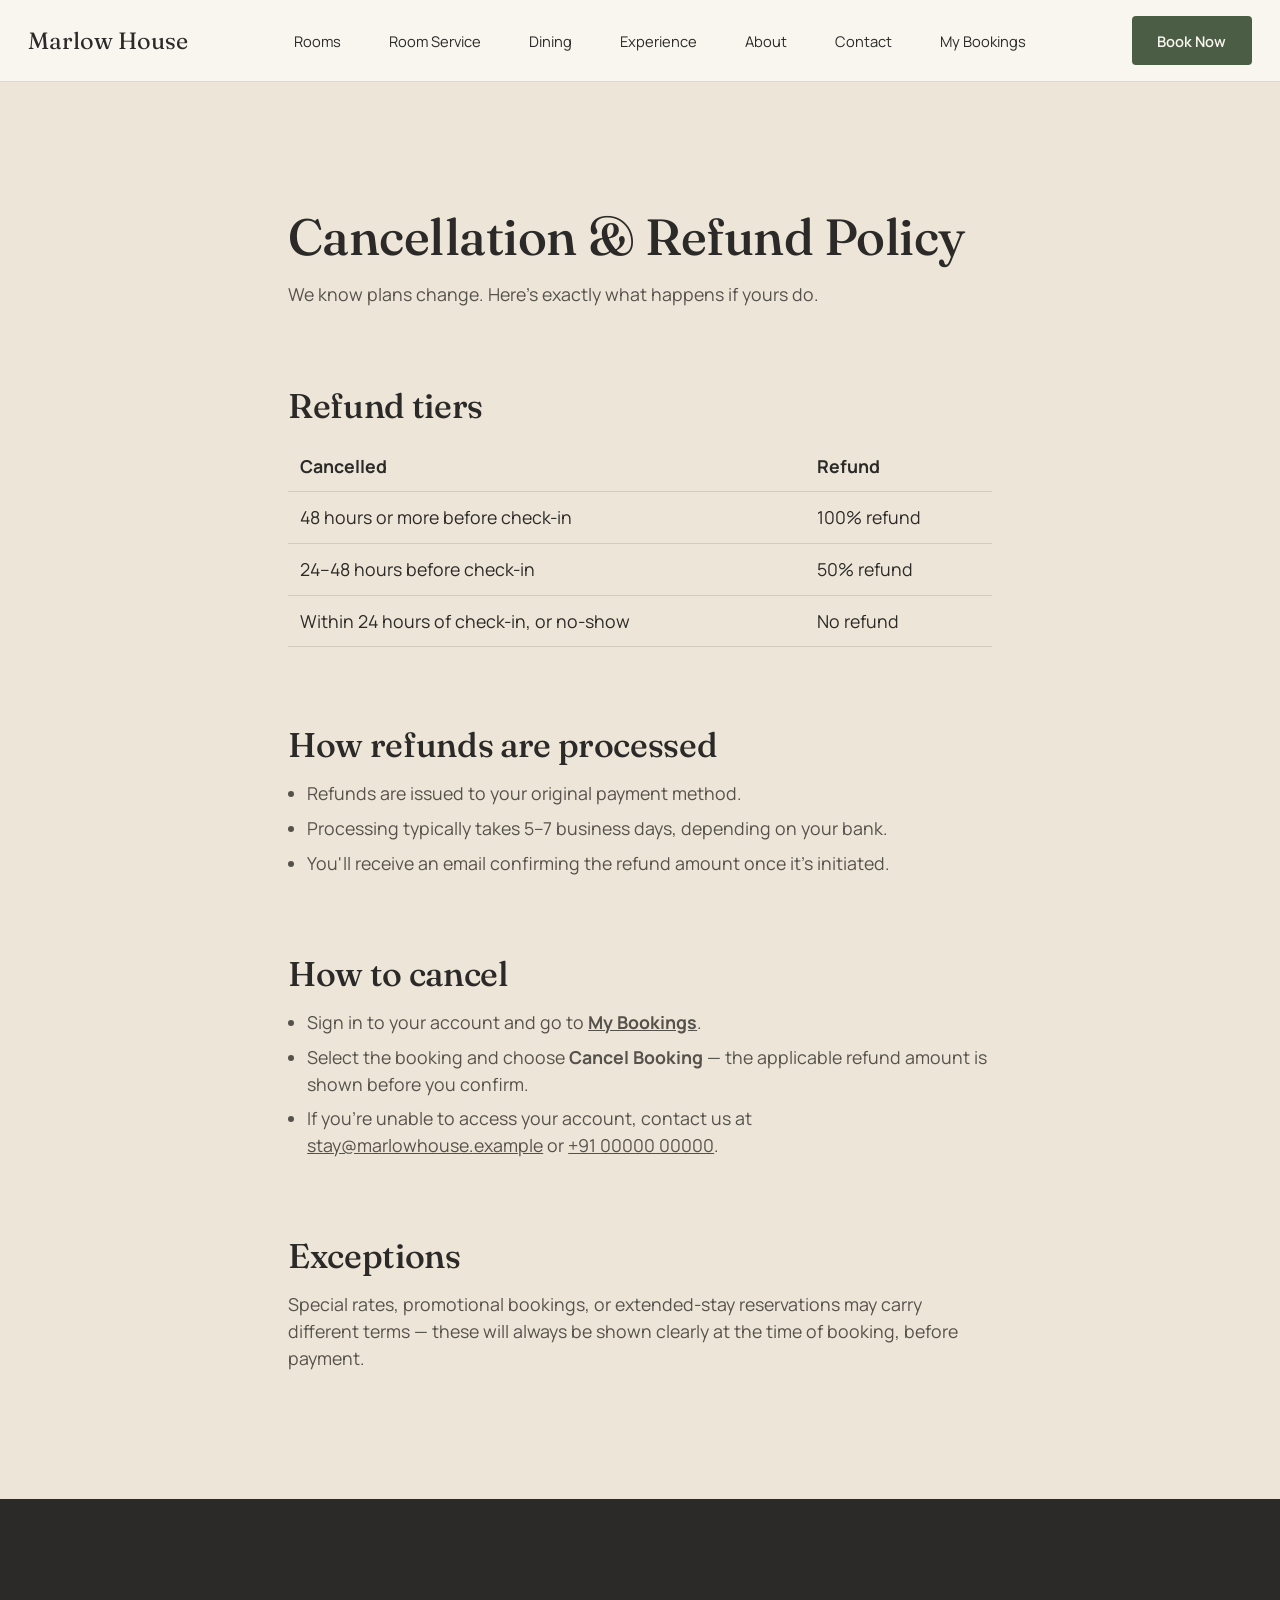
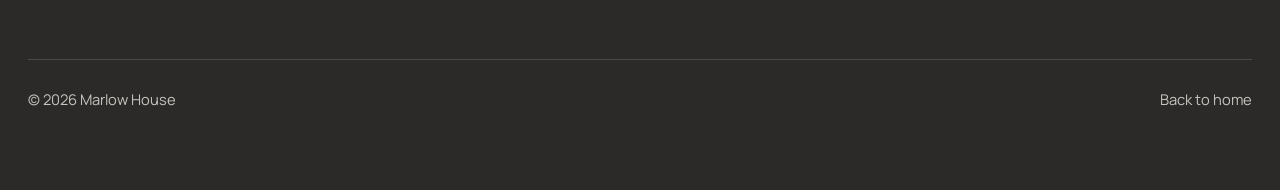
<file: hotel-site/cancellation-policy.html>
<!DOCTYPE html>
<html lang="en">
<head>
<meta charset="UTF-8" />
<meta name="viewport" content="width=device-width, initial-scale=1.0" />
<title>Cancellation & Refund Policy — Marlow House</title>
<meta name="description" content="Marlow House cancellation and refund policy — free cancellation windows, partial refunds, and how to cancel a booking." />
<link rel="preconnect" href="https://fonts.googleapis.com">
<link href="https://fonts.googleapis.com/css2?family=Fraunces:opsz,wght@9..144,400;9..144,500;9..144,600&family=Manrope:wght@400;500;600;700&display=swap" rel="stylesheet">
<link rel="stylesheet" href="css/reset.css">
<link rel="stylesheet" href="css/variables.css">
<link rel="stylesheet" href="css/main.css">
</head>
<body>

<header class="site-header">
  <div class="wrap">
    <a href="index.html" class="wordmark">Marlow House</a>
    <nav class="main-nav" aria-label="Primary">
      <a href="rooms.html">Rooms</a>
      <a href="room-service.html">Room Service</a>
      <a href="index.html#dining">Dining</a>
      <a href="index.html#experience">Experience</a>
      <a href="index.html#about">About</a>
      <a href="index.html#contact">Contact</a>
      <a href="my-bookings.html">My Bookings</a>
    </nav>
    <div class="header-actions">
      <button class="btn btn-primary" data-open-booking>Book Now</button>
      <button class="hamburger" aria-label="Open menu" aria-expanded="false">☰</button>
    </div>
  </div>
</header>

<section class="section">
  <div class="wrap policy-content" style="max-width:760px">
    <h1 style="font-size:var(--step-3)">Cancellation & Refund Policy</h1>
    <p style="margin-top:var(--space-sm)">We know plans change. Here's exactly what happens if yours do.</p>

    <h2>Refund tiers</h2>
    <table class="policy-table">
      <thead>
        <tr><th>Cancelled</th><th>Refund</th></tr>
      </thead>
      <tbody>
        <tr><td>48 hours or more before check-in</td><td>100% refund</td></tr>
        <tr><td>24–48 hours before check-in</td><td>50% refund</td></tr>
        <tr><td>Within 24 hours of check-in, or no-show</td><td>No refund</td></tr>
      </tbody>
    </table>

    <h2>How refunds are processed</h2>
    <ul>
      <li>Refunds are issued to your original payment method.</li>
      <li>Processing typically takes 5–7 business days, depending on your bank.</li>
      <li>You'll receive an email confirming the refund amount once it's initiated.</li>
    </ul>

    <h2>How to cancel</h2>
    <ul>
      <li>Sign in to your account and go to <a href="my-bookings.html" style="text-decoration:underline"><strong>My Bookings</strong></a>.</li>
      <li>Select the booking and choose <strong>Cancel Booking</strong> — the applicable refund amount is shown before you confirm.</li>
      <li>If you're unable to access your account, contact us at <a href="mailto:stay@marlowhouse.example" style="text-decoration:underline">stay@marlowhouse.example</a> or <a href="tel:+910000000000" style="text-decoration:underline">+91 00000 00000</a>.</li>
    </ul>

    <h2>Exceptions</h2>
    <p>Special rates, promotional bookings, or extended-stay reservations may carry different terms — these will always be shown clearly at the time of booking, before payment.</p>
  </div>
</section>

<footer class="site-footer">
  <div class="wrap">
    <div class="footer-bottom">
      <span>© 2026 Marlow House</span>
      <a href="index.html">Back to home</a>
    </div>
  </div>
</footer>

</body>
</html>
</file>
<file: hotel-site/css/variables.css>
:root {
  /* Color */
  --ink: #2B2A28;
  --ink-soft: #55524C;
  --parchment: #EDE6D8;
  --warm-white: #FAF7F1;
  --moss: #4B5D45;
  --moss-dark: #384433;
  --brass: #A9834F;
  --line: rgba(43, 42, 40, 0.14);
  --overlay: rgba(20, 20, 18, 0.38);

  /* Type */
  --font-display: "Fraunces", Georgia, serif;
  --font-body: "Manrope", -apple-system, BlinkMacSystemFont, sans-serif;

  --step--1: clamp(0.83rem, 0.8rem + 0.15vw, 0.95rem);
  --step-0: clamp(1rem, 0.95rem + 0.2vw, 1.125rem);
  --step-1: clamp(1.25rem, 1.15rem + 0.4vw, 1.5rem);
  --step-2: clamp(1.7rem, 1.5rem + 0.8vw, 2.25rem);
  --step-3: clamp(2.3rem, 1.9rem + 1.6vw, 3.4rem);
  --step-4: clamp(3rem, 2.4rem + 2.4vw, 4.6rem);

  /* Spacing */
  --space-xs: 0.5rem;
  --space-sm: 1rem;
  --space-md: 1.75rem;
  --space-lg: 3rem;
  --space-xl: 5rem;
  --space-2xl: 8rem;

  --radius: 4px;
  --max-width: 1280px;
  --ease: cubic-bezier(0.22, 1, 0.36, 1);
}

@media (prefers-color-scheme: dark) {
  /* Intentionally not switching to dark mode automatically —
     the boutique warmth palette is the brand, not a light theme default. */
}
</file>
<file: hotel-site/css/main.css>
body {
  font-family: var(--font-body);
  color: var(--ink);
  background: var(--parchment);
  font-size: var(--step-0);
}

.wrap {
  max-width: var(--max-width);
  margin-inline: auto;
  padding-inline: var(--space-md);
}

h1, h2, h3 {
  font-family: var(--font-display);
  font-weight: 500;
  line-height: 1.08;
  letter-spacing: -0.01em;
}

p { max-width: 62ch; color: var(--ink-soft); }

.btn {
  display: inline-flex;
  align-items: center;
  gap: 0.5rem;
  padding: 0.85rem 1.6rem;
  border-radius: var(--radius);
  font-weight: 600;
  font-size: var(--step--1);
  transition: transform 180ms var(--ease), background 180ms var(--ease);
}
.btn-primary {
  background: var(--moss);
  color: var(--warm-white);
}
.btn-primary:hover { background: var(--moss-dark); transform: translateY(-2px); }
.btn-ghost {
  border: 1px solid var(--ink);
  color: var(--ink);
}
.btn-ghost:hover { transform: translateY(-2px); }

/* ---------- Header ---------- */
.site-header {
  position: sticky;
  top: 0;
  z-index: 50;
  background: rgba(250, 247, 241, 0.92);
  backdrop-filter: blur(8px);
  border-bottom: 1px solid var(--line);
}
.site-header .wrap {
  display: flex;
  align-items: center;
  justify-content: space-between;
  padding-block: var(--space-sm);
}
.wordmark {
  font-family: var(--font-display);
  font-size: var(--step-1);
}
.main-nav {
  display: none;
  gap: var(--space-lg);
}
.main-nav a {
  position: relative;
  font-size: var(--step--1);
}
.main-nav a::after {
  content: "";
  position: absolute;
  left: 0; bottom: -4px;
  width: 0%;
  height: 1px;
  background: var(--ink);
  transition: width 220ms var(--ease);
}
.main-nav a:hover::after { width: 100%; }

.header-actions { display: flex; align-items: center; gap: var(--space-sm); }
.hamburger { display: block; font-size: var(--step-1); }

@media (min-width: 900px) {
  .main-nav { display: flex; }
  .hamburger { display: none; }
}

/* ---------- Hero ---------- */
.hero {
  position: relative;
  min-height: 88vh;
  display: flex;
  align-items: flex-end;
  overflow: hidden;
}
.hero-media {
  position: absolute;
  inset: 0;
  z-index: 0;
}
.hero-media img {
  width: 100%; height: 100%;
  object-fit: cover;
  animation: kenburns 24s ease-in-out infinite alternate;
}
.hero::after {
  content: "";
  position: absolute;
  inset: 0;
  background: linear-gradient(0deg, rgba(20,20,18,0.55) 0%, rgba(20,20,18,0.05) 55%);
  z-index: 1;
}
@keyframes kenburns {
  from { transform: scale(1); }
  to { transform: scale(1.08); }
}
.hero-content {
  position: relative;
  z-index: 2;
  color: var(--warm-white);
  padding-bottom: var(--space-xl);
  max-width: 640px;
}
.hero-content h1 {
  font-size: var(--step-4);
  color: var(--warm-white);
}
.hero-content .subline {
  color: rgba(250,247,241,0.88);
  margin-top: var(--space-sm);
  font-size: var(--step-1);
  max-width: 46ch;
}
.hero-content .btn { margin-top: var(--space-lg); }

/* ---------- Availability widget ---------- */
.availability {
  position: relative;
  z-index: 3;
  margin-top: -3.25rem;
}
.availability form {
  background: var(--warm-white);
  border-radius: var(--radius);
  box-shadow: 0 10px 40px rgba(20,20,18,0.18);
  padding: var(--space-md);
  display: grid;
  gap: var(--space-sm);
}
@media (min-width: 800px) {
  .availability form {
    grid-template-columns: 1fr 1fr 1fr auto;
    align-items: end;
  }
}
.field { display: flex; flex-direction: column; gap: 0.35rem; }
.field label { font-size: var(--step--1); color: var(--ink-soft); }
.field input, .field select {
  border: 1px solid var(--line);
  border-radius: var(--radius);
  padding: 0.7rem 0.85rem;
  background: var(--warm-white);
}
.availability .btn-primary { width: 100%; justify-content: center; }
.availability.glow { animation: glow 1.5s var(--ease) 1.4s 1; }
@keyframes glow {
  0% { box-shadow: 0 10px 40px rgba(75,93,69,0); }
  50% { box-shadow: 0 10px 50px rgba(75,93,69,0.35); }
  100% { box-shadow: 0 10px 40px rgba(75,93,69,0); }
}

/* ---------- Trust bar ---------- */
.trust-bar {
  padding-block: var(--space-lg);
  display: flex;
  flex-wrap: wrap;
  gap: var(--space-lg);
  align-items: center;
  justify-content: space-between;
  border-bottom: 1px solid var(--line);
}
.trust-bar .stat strong { font-family: var(--font-display); font-size: var(--step-2); display: block; }
.trust-bar .stat span { color: var(--ink-soft); font-size: var(--step--1); }

/* ---------- Section shell ---------- */
.section { padding-block: var(--space-2xl); }
.section-head { max-width: 640px; margin-bottom: var(--space-xl); }
.section-head h2 { font-size: var(--step-3); }

.reveal {
  opacity: 0;
  transform: translateY(20px);
  transition: opacity 600ms var(--ease), transform 600ms var(--ease);
}
.reveal.is-visible { opacity: 1; transform: translateY(0); }

/* ---------- Room cards ---------- */
.room-grid {
  display: grid;
  gap: var(--space-lg);
  grid-template-columns: repeat(auto-fit, minmax(280px, 1fr));
}
.room-card {
  background: var(--warm-white);
  border-radius: var(--radius);
  overflow: hidden;
  border: 1px solid var(--line);
}
.room-card .room-media { overflow: hidden; aspect-ratio: 4/3; }
.room-card img { width: 100%; height: 100%; object-fit: cover; transition: transform 400ms var(--ease); }
.room-card:hover img { transform: scale(1.04); }
.room-card .room-body { padding: var(--space-md); }
.room-card h3 { font-size: var(--step-1); margin-bottom: 0.35rem; }
.room-card .price { color: var(--brass); font-weight: 700; margin-top: var(--space-sm); display: block; }
.room-card .btn { margin-top: var(--space-sm); }

/* ---------- Editorial benefit rows ---------- */
.benefit-row {
  display: grid;
  gap: var(--space-lg);
  align-items: center;
  margin-bottom: var(--space-2xl);
}
@media (min-width: 860px) {
  .benefit-row { grid-template-columns: 1fr 1fr; }
  .benefit-row.flip .benefit-media { order: 2; }
}
.benefit-media { aspect-ratio: 5/4; overflow: hidden; border-radius: var(--radius); }
.benefit-media img { width: 100%; height: 100%; object-fit: cover; }
.benefit-text h3 { font-size: var(--step-2); margin-bottom: var(--space-sm); }

/* ---------- Signature dishes ---------- */
.dish-strip {
  display: grid;
  grid-template-columns: repeat(2, 1fr);
  gap: var(--space-md);
  margin-bottom: var(--space-2xl);
}
@media (min-width: 700px) {
  .dish-strip { grid-template-columns: repeat(4, 1fr); }
}
.dish-card { text-align: left; }
.dish-media {
  aspect-ratio: 1;
  border-radius: var(--radius);
  overflow: hidden;
  margin-bottom: var(--space-sm);
}
.dish-media img { width: 100%; height: 100%; object-fit: cover; }
.dish-card h4 { font-family: var(--font-display); font-size: var(--step-0); font-weight: 500; margin-bottom: 0.25rem; }
.dish-card p { font-size: var(--step--1); color: var(--ink-soft); max-width: none; }

/* ---------- Proof ---------- */
.proof-section { background: var(--ink); color: var(--warm-white); }
.proof-section .section-head h2 { color: var(--warm-white); }
.testimonial-track {
  display: flex;
  gap: var(--space-lg);
  overflow-x: auto;
  scroll-snap-type: x mandatory;
  padding-bottom: var(--space-sm);
}
.testimonial {
  scroll-snap-align: start;
  flex: 0 0 min(420px, 85vw);
  background: rgba(250,247,241,0.06);
  border: 1px solid rgba(250,247,241,0.16);
  border-radius: var(--radius);
  padding: var(--space-lg);
}
.testimonial p { color: rgba(250,247,241,0.9); font-family: var(--font-display); font-size: var(--step-1); }
.testimonial cite { display: block; margin-top: var(--space-sm); color: rgba(250,247,241,0.6); font-style: normal; font-size: var(--step--1); }

/* ---------- Objection ---------- */
.objection { max-width: 720px; }
.objection h2 { font-size: var(--step-2); margin-bottom: var(--space-sm); }

/* ---------- CTA band ---------- */
.cta-band {
  background: var(--moss);
  color: var(--warm-white);
  padding-block: var(--space-2xl);
}
.cta-band .section-head h2 { color: var(--warm-white); }
.cta-band .availability form { box-shadow: none; }

/* ---------- Footer ---------- */
.site-footer {
  background: var(--ink);
  color: rgba(250,247,241,0.75);
  padding-block: var(--space-xl);
}
.footer-grid {
  display: grid;
  gap: var(--space-lg);
  grid-template-columns: repeat(auto-fit, minmax(180px, 1fr));
}
.footer-grid h4 { color: var(--warm-white); font-family: var(--font-body); font-size: var(--step--1); margin-bottom: var(--space-sm); }
.footer-grid a { display: block; margin-bottom: 0.5rem; font-size: var(--step--1); }
.footer-bottom {
  margin-top: var(--space-xl);
  padding-top: var(--space-md);
  border-top: 1px solid rgba(250,247,241,0.15);
  font-size: var(--step--1);
  display: flex;
  justify-content: space-between;
  flex-wrap: wrap;
  gap: var(--space-sm);
}

/* ---------- Booking modal ---------- */
.modal-overlay {
  position: fixed; inset: 0;
  background: var(--overlay);
  display: none;
  align-items: center;
  justify-content: center;
  padding: var(--space-md);
  z-index: 100;
}
.modal-overlay.open { display: flex; }
.modal {
  background: var(--warm-white);
  border-radius: var(--radius);
  max-width: 480px;
  width: 100%;
  max-height: 90vh;
  overflow-y: auto;
  padding: var(--space-lg);
  position: relative;
}
.modal-close {
  position: absolute; top: var(--space-sm); right: var(--space-sm);
  font-size: var(--step-1);
}
.modal h2 { font-size: var(--step-2); margin-bottom: var(--space-xs); }
.modal .step-label { color: var(--ink-soft); font-size: var(--step--1); margin-bottom: var(--space-md); }
.modal .field { margin-bottom: var(--space-sm); }
.modal .btn-primary { width: 100%; justify-content: center; margin-top: var(--space-sm); }
.modal .switch-step { text-align: center; margin-top: var(--space-md); font-size: var(--step--1); color: var(--ink-soft); }
.modal .switch-step button { color: var(--moss); font-weight: 600; text-decoration: underline; }
.modal-step { display: none; }
.modal-step.active { display: block; }
.form-error { color: #A03B3B; font-size: var(--step--1); margin-top: 0.35rem; display: none; }
.form-error.show { display: block; }

/* ---------- Policy page ---------- */
.policy-content h2 { font-size: var(--step-2); margin-top: var(--space-xl); margin-bottom: var(--space-sm); }
.policy-content ul { margin-left: 1.2rem; list-style: disc; color: var(--ink-soft); }
.policy-content li { margin-bottom: 0.5rem; }
.policy-table { width: 100%; border-collapse: collapse; margin-top: var(--space-sm); }
.policy-table th, .policy-table td { text-align: left; padding: 0.75rem; border-bottom: 1px solid var(--line); }

/* ---------- Calendar widget ---------- */
.modal-wide { max-width: 460px; }
.calendar-widget { margin-top: var(--space-md); }
.calendar-nav {
  display: flex; align-items: center; justify-content: space-between;
  margin-bottom: var(--space-sm);
}
.calendar-nav button {
  width: 32px; height: 32px;
  border: 1px solid var(--line);
  border-radius: var(--radius);
  font-size: var(--step-0);
}
.calendar-nav button:disabled { opacity: 0.3; cursor: not-allowed; }
.cal-month-label { font-family: var(--font-display); font-size: var(--step-1); }

.calendar-weekdays, .calendar-grid {
  display: grid;
  grid-template-columns: repeat(7, 1fr);
  gap: 4px;
}
.calendar-weekdays span {
  text-align: center;
  font-size: var(--step--1);
  color: var(--ink-soft);
  padding-bottom: 0.35rem;
}
.cal-day {
  aspect-ratio: 1;
  display: flex; align-items: center; justify-content: center;
  border-radius: var(--radius);
  font-size: var(--step--1);
  border: 1px solid transparent;
  background: var(--warm-white);
  transition: background 150ms var(--ease), color 150ms var(--ease);
}
.cal-day.is-empty { background: transparent; border: none; }
.cal-day.is-unavailable {
  background: transparent;
  color: var(--ink-soft);
  text-decoration: line-through;
  opacity: 0.45;
  cursor: not-allowed;
}
.cal-day.is-past { opacity: 0.25; cursor: not-allowed; text-decoration: none; background: transparent; }
.cal-day.is-available:hover { border-color: var(--moss); }
.cal-day.is-in-range { background: rgba(75,93,69,0.18); }
.cal-day.is-range-start, .cal-day.is-range-end {
  background: var(--moss);
  color: var(--warm-white);
  font-weight: 700;
}

.calendar-legend {
  display: flex; gap: var(--space-md);
  margin-top: var(--space-sm);
  font-size: var(--step--1);
  color: var(--ink-soft);
}
.calendar-legend span { display: flex; align-items: center; gap: 0.4rem; }
.dot { width: 10px; height: 10px; border-radius: 50%; display: inline-block; }
.dot-available { background: var(--warm-white); border: 1px solid var(--line); }
.dot-selected { background: var(--moss); }
.dot-unavailable { background: var(--ink-soft); opacity: 0.5; }

.calendar-summary {
  margin-top: var(--space-md);
  padding: var(--space-sm) var(--space-md);
  background: var(--parchment);
  border-radius: var(--radius);
  display: grid;
  gap: 0.35rem;
  font-size: var(--step--1);
}
.calendar-summary .sum-total { color: var(--brass); }

.payment-summary {
  background: var(--parchment);
  border-radius: var(--radius);
  padding: var(--space-sm) var(--space-md);
  margin-bottom: var(--space-sm);
  font-size: var(--step--1);
}

/* ---------- Checkout page ---------- */
.checkout-grid {
  display: grid;
  gap: var(--space-xl);
  align-items: start;
}
@media (min-width: 900px) {
  .checkout-grid { grid-template-columns: 340px 1fr; }
  .checkout-grid .summary-card { position: sticky; top: calc(var(--space-xl) + 60px); }
}

.summary-card {
  background: var(--warm-white);
  border: 1px solid var(--line);
  border-radius: var(--radius);
  padding: var(--space-lg);
}
.summary-card h3 { font-size: var(--step-1); margin-bottom: var(--space-sm); }
.summary-list { display: grid; gap: 0.6rem; margin-bottom: var(--space-md); }
.summary-list > div { display: flex; justify-content: space-between; font-size: var(--step--1); }
.summary-list dt { color: var(--ink-soft); }
.summary-list dd { font-weight: 600; }
.summary-total {
  display: flex; justify-content: space-between; align-items: baseline;
  padding-top: var(--space-sm);
  border-top: 1px solid var(--line);
  font-family: var(--font-display);
  font-size: var(--step-1);
}
.summary-total strong { color: var(--brass); }
.edit-selection {
  display: inline-block;
  margin-top: var(--space-md);
  font-size: var(--step--1);
  text-decoration: underline;
  color: var(--moss);
}

.checkout-section-title {
  font-size: var(--step-1);
  margin-top: var(--space-lg);
  margin-bottom: var(--space-sm);
}
#checkout-form .checkout-section-title:first-child { margin-top: 0; }

.payment-options {
  display: grid;
  grid-template-columns: repeat(3, 1fr);
  gap: var(--space-sm);
}
.payment-option {
  display: flex; align-items: center; gap: 0.5rem;
  border: 1px solid var(--line);
  border-radius: var(--radius);
  padding: 0.75rem 1rem;
  cursor: pointer;
  font-size: var(--step--1);
  transition: border-color 150ms var(--ease);
}
.payment-option:has(input:checked) { border-color: var(--moss); background: rgba(75,93,69,0.06); }

.card-fields {
  display: grid;
  grid-template-columns: 1fr 1fr;
  gap: var(--space-sm);
  margin-top: var(--space-sm);
}

/* ---------- Room service menu & cart ---------- */
.menu-grid {
  display: grid;
  grid-template-columns: repeat(auto-fit, minmax(220px, 1fr));
  gap: var(--space-md);
  margin-bottom: var(--space-lg);
}
.menu-item {
  background: var(--warm-white);
  border: 1px solid var(--line);
  border-radius: var(--radius);
  overflow: hidden;
}
.menu-item-media { aspect-ratio: 4/3; overflow: hidden; }
.menu-item-media img { width: 100%; height: 100%; object-fit: cover; }
.menu-item-body { padding: var(--space-sm) var(--space-md) var(--space-md); }
.menu-item-body h4 { font-family: var(--font-display); font-size: var(--step-0); font-weight: 500; margin-bottom: 0.25rem; }
.menu-item-body .price { display: block; color: var(--brass); font-weight: 600; font-size: var(--step--1); margin-bottom: var(--space-sm); }

.cart-row {
  display: flex; justify-content: space-between; align-items: center;
  gap: var(--space-sm);
  padding-block: var(--space-sm);
  border-bottom: 1px solid var(--line);
  font-size: var(--step--1);
}
.qty-stepper {
  display: flex; align-items: center; gap: 0.5rem;
  border: 1px solid var(--line);
  border-radius: var(--radius);
  padding: 0.2rem 0.5rem;
}
.qty-stepper button {
  width: 22px; height: 22px;
  font-size: var(--step-0);
  line-height: 1;
}

/* ---------- My bookings ---------- */
.booking-row {
  display: flex; justify-content: space-between; align-items: center;
  padding: var(--space-md); background: var(--warm-white);
  border: 1px solid var(--line); border-radius: var(--radius);
  margin-bottom: var(--space-sm); gap: var(--space-md); flex-wrap: wrap;
}
.status-pill {
  font-size: var(--step--1); padding: 0.2rem 0.7rem; border-radius: 999px;
  background: rgba(75,93,69,0.12); color: var(--moss-dark);
}
.status-pill.cancelled { background: rgba(160,59,59,0.12); color: #A03B3B; }

/* ---------- Admin dashboard ---------- */
.admin-tabs {
  display: flex;
  gap: var(--space-sm);
  border-bottom: 1px solid var(--line);
  margin-bottom: var(--space-lg);
  overflow-x: auto;
}
.admin-tab {
  padding: 0.75rem 0.25rem;
  font-size: var(--step--1);
  font-weight: 600;
  color: var(--ink-soft);
  border-bottom: 2px solid transparent;
  white-space: nowrap;
  margin-right: var(--space-md);
}
.admin-tab.active { color: var(--ink); border-bottom-color: var(--moss); }

.admin-panel { display: none; }
.admin-panel.active { display: block; }

.admin-message {
  margin-top: 0.5rem;
  font-size: var(--step--1);
  font-style: italic;
  color: var(--ink-soft);
  background: var(--parchment);
  border-radius: var(--radius);
  padding: 0.5rem 0.75rem;
  max-width: 480px;
}

.order-status-select {
  border: 1px solid var(--line);
  border-radius: var(--radius);
  padding: 0.5rem 0.75rem;
  font-size: var(--step--1);
  background: var(--warm-white);
}

.admin-room-row {
  display: flex;
  align-items: center;
  gap: var(--space-lg);
  padding: var(--space-md);
  background: var(--warm-white);
  border: 1px solid var(--line);
  border-radius: var(--radius);
  margin-bottom: var(--space-sm);
  flex-wrap: wrap;
}
.room-toggle {
  display: flex;
  align-items: center;
  gap: 0.5rem;
  margin-top: 0.35rem;
  font-size: var(--step--1);
  color: var(--ink-soft);
}

/* ---------- Auth toggle (sign in / create account) ---------- */
.auth-toggle {
  display: flex;
  gap: var(--space-xs);
  margin-bottom: var(--space-md);
  border-bottom: 1px solid var(--line);
}
.auth-toggle-btn {
  padding: 0.6rem 0.25rem;
  margin-right: var(--space-md);
  font-size: var(--step--1);
  font-weight: 600;
  color: var(--ink-soft);
  border-bottom: 2px solid transparent;
}
.auth-toggle-btn.active { color: var(--ink); border-bottom-color: var(--moss); }
</file>
